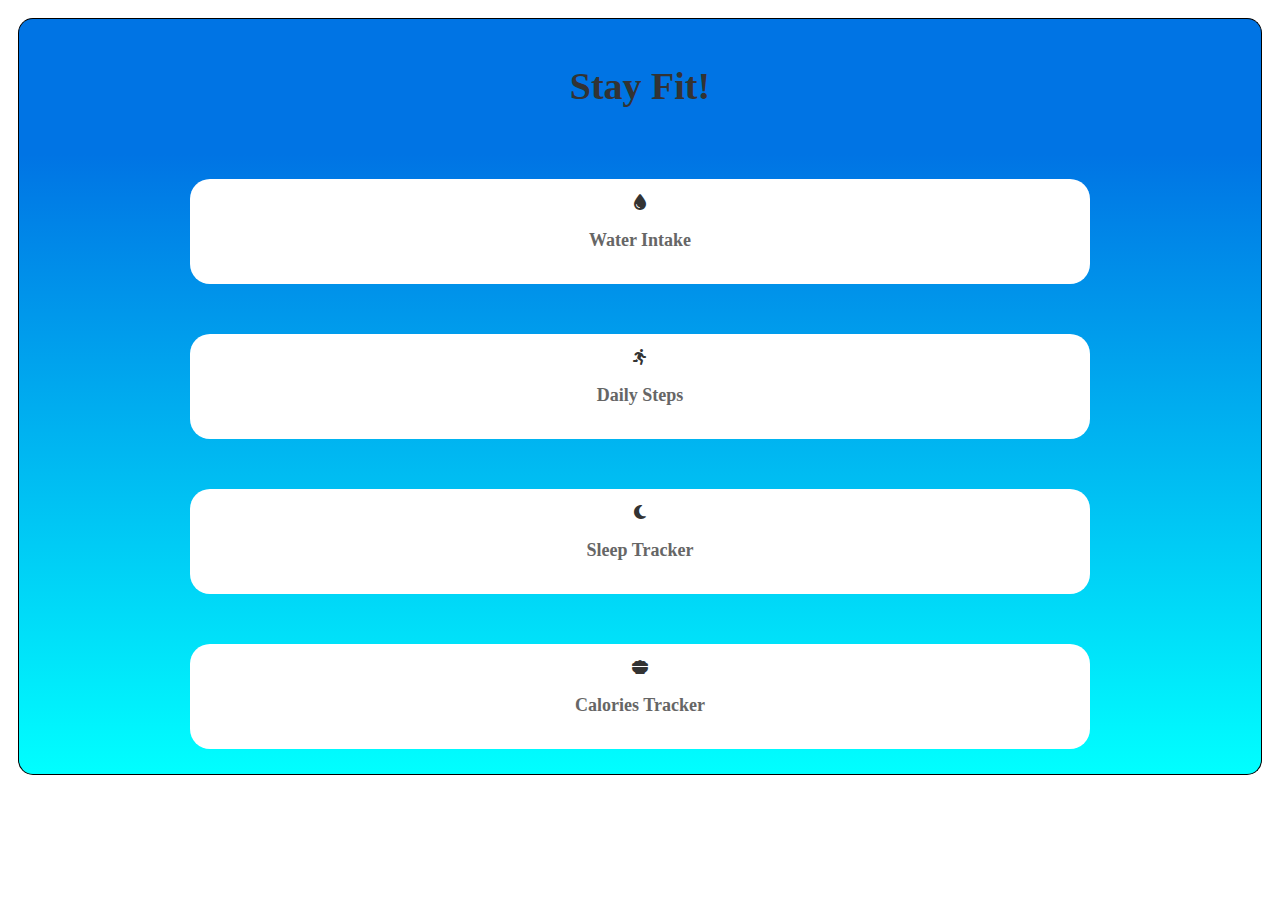
<file: index.html>
<!DOCTYPE html>
<html lang="en">
<head>
    <meta charset="UTF-8">
    <meta name="viewport" content="width=device-width, initial-scale=1.0">
    <link rel="stylesheet" href="https://cdnjs.cloudflare.com/ajax/libs/font-awesome/6.3.0/css/all.min.css">
    <title>Health and Fitness Tracker App</title>
    <link href = styles.css rel = "stylesheet">
</head>
<body>
    <div class="header">
        <h1>Stay Fit!</h1>
    </div>
    <div class="border">
        <a href=waterintake.html>
            <div class="categories water">
                <i class="fas fa-tint"></i>
                <h3>Water Intake</h5>
            </div>
        </a>
        <a href="stepstracker.html">
            <div class="categories steps">
                <i class="fa-solid fa-person-running"></i>
                <h3>Daily Steps</h5>
            </div>
        </a>
        <a href="sleep.html">
            <div class="categories">
                <i class="fa-solid fa-moon"></i>
                <h3>Sleep Tracker</h5>
            </div>
        </a>    
        <a href="calorie.html">
            <div class="categories calories">
                <i class="fa-solid fa-bowl-food"></i>
                <h3>Calories Tracker</h5>
            </div>
        </a>
    </div>
</body>
</html>
</file>
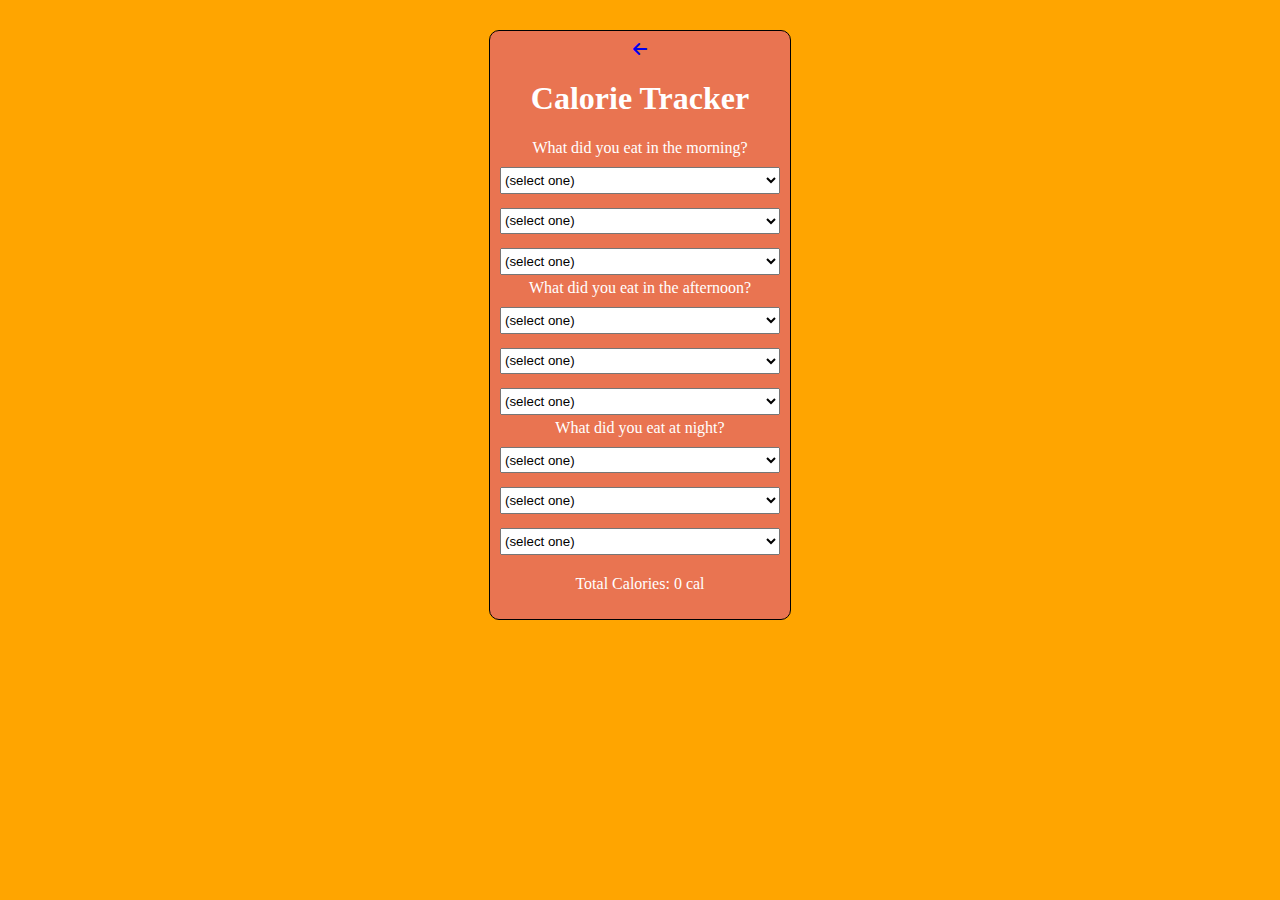
<file: calorie.html>
<!DOCTYPE html>
<html lang="en">
<head>
    <meta charset="UTF-8">
    <meta name="viewport" content="width=device-width, initial-scale=1.0">
    <link rel="stylesheet" href="https://cdnjs.cloudflare.com/ajax/libs/font-awesome/6.3.0/css/all.min.css">
    <link rel="stylesheet" href="calorie.css">
    <title>Document</title>
</head>
<body>
    <div class="contain">
        <div class = "card">
            <a href="index.html"><i class="fas fa-arrow-left"></i></a>
            <h1>Calorie Tracker</h1>
            <section class="breakfast">
            <label for="morning">What did you eat in the morning?
                <select class="choices" id="morningfood1">
                    <option value="">(select one)</option>
                    <option value="1" data-calories="160">Eggs (100 grams) 160 cal</option>
                    <option value="2" data-calories="130">White Rice (100 grams) 130 cal</option>
                    <option value="3" data-calories="52">Apple (100 grams) 52 cal</option>
                    <option value="4" data-calories="89">Banana (100 grams) 89 cal</option>
                    <option value="5" data-calories="165">Chicken Breast (100 grams) 165 cal</option>
                    <option value="6" data-calories="206">Salmon (100 grams) 206 cal</option>
                    <option value="7" data-calories="56">Broccoli (100 grams) 56 cal</option>
                    <option value="8" data-calories="42">Carrot (100 grams) 42 cal</option>
                    <option value="9" data-calories="354">Pizza (1 slice) 354 cal</option>
                    <option value="10" data-calories="101">Spinach (100 grams) 101 cal</option>
                </select>
                <select class="choices" id="morningfood2">
                    <option value="">(select one)</option>
                    <option value="">(select one)</option>
                    <option value="1" data-calories="160">Eggs (100 grams) 160 cal</option>
                    <option value="2" data-calories="130">White Rice (100 grams) 130 cal</option>
                    <option value="3" data-calories="52">Apple (100 grams) 52 cal</option>
                    <option value="4" data-calories="89">Banana (100 grams) 89 cal</option>
                    <option value="5" data-calories="165">Chicken Breast (100 grams) 165 cal</option>
                    <option value="6" data-calories="206">Salmon (100 grams) 206 cal</option>
                    <option value="7" data-calories="56">Broccoli (100 grams) 56 cal</option>
                    <option value="8" data-calories="42">Carrot (100 grams) 42 cal</option>
                    <option value="9" data-calories="354">Pizza (1 slice) 354 cal</option>
                    <option value="10" data-calories="101">Spinach (100 grams) 101 cal</option>
                </select>
                <select class="choices" id="morningfood3">
                    <option value="">(select one)</option>
                    <option value="1" data-calories="160">Eggs (100 grams) 160 cal</option>
                    <option value="2" data-calories="130">White Rice (100 grams) 130 cal</option>
                    <option value="3" data-calories="52">Apple (100 grams) 52 cal</option>
                    <option value="4" data-calories="89">Banana (100 grams) 89 cal</option>
                    <option value="5" data-calories="165">Chicken Breast (100 grams) 165 cal</option>
                    <option value="6" data-calories="206">Salmon (100 grams) 206 cal</option>
                    <option value="7" data-calories="56">Broccoli (100 grams) 56 cal</option>
                    <option value="8" data-calories="42">Carrot (100 grams) 42 cal</option>
                    <option value="9" data-calories="354">Pizza (1 slice) 354 cal</option>
                    <option value="10" data-calories="101">Spinach (100 grams) 101 cal</option>
                </select>
        </section>
        <section class = "lunch">
            <label for="afternoon">What did you eat in the afternoon?
                <select class="choices" id="lunchfood1">
                    <option value="">(select one)</option>
                    <option value="1" data-calories="160">Eggs (100 grams) 160 cal</option>
                    <option value="2" data-calories="130">White Rice (100 grams) 130 cal</option>
                    <option value="3" data-calories="52">Apple (100 grams) 52 cal</option>
                    <option value="4" data-calories="89">Banana (100 grams) 89 cal</option>
                    <option value="5" data-calories="165">Chicken Breast (100 grams) 165 cal</option>
                    <option value="6" data-calories="206">Salmon (100 grams) 206 cal</option>
                    <option value="7" data-calories="56">Broccoli (100 grams) 56 cal</option>
                    <option value="8" data-calories="42">Carrot (100 grams) 42 cal</option>
                    <option value="9" data-calories="354">Pizza (1 slice) 354 cal</option>
                    <option value="10" data-calories="101">Spinach (100 grams) 101 cal</option>
                </select>
                <select class="choices" id="lunchfood2">
                    <option value="">(select one)</option>
                    <option value="1" data-calories="160">Eggs (100 grams) 160 cal</option>
                    <option value="2" data-calories="130">White Rice (100 grams) 130 cal</option>
                    <option value="3" data-calories="52">Apple (100 grams) 52 cal</option>
                    <option value="4" data-calories="89">Banana (100 grams) 89 cal</option>
                    <option value="5" data-calories="165">Chicken Breast (100 grams) 165 cal</option>
                    <option value="6" data-calories="206">Salmon (100 grams) 206 cal</option>
                    <option value="7" data-calories="56">Broccoli (100 grams) 56 cal</option>
                    <option value="8" data-calories="42">Carrot (100 grams) 42 cal</option>
                    <option value="9" data-calories="354">Pizza (1 slice) 354 cal</option>
                    <option value="10" data-calories="101">Spinach (100 grams) 101 cal</option>
                </select>
                <select class="choices" id="lunchfood3">
                    <option value="">(select one)</option>
                    <option value="1" data-calories="160">Eggs (100 grams) 160 cal</option>
                    <option value="2" data-calories="130">White Rice (100 grams) 130 cal</option>
                    <option value="3" data-calories="52">Apple (100 grams) 52 cal</option>
                    <option value="4" data-calories="89">Banana (100 grams) 89 cal</option>
                    <option value="5" data-calories="165">Chicken Breast (100 grams) 165 cal</option>
                    <option value="6" data-calories="206">Salmon (100 grams) 206 cal</option>
                    <option value="7" data-calories="56">Broccoli (100 grams) 56 cal</option>
                    <option value="8" data-calories="42">Carrot (100 grams) 42 cal</option>
                    <option value="9" data-calories="354">Pizza (1 slice) 354 cal</option>
                    <option value="10" data-calories="101">Spinach (100 grams) 101 cal</option>
                </select>
        </section>
        <section class="dinner">
            <label for="night">What did you eat at night?
                <select class="choices" id="dinnerfood1">
                    <option value="">(select one)</option>
                    <option value="1" data-calories="160">Eggs (100 grams) 160 cal</option>
                    <option value="2" data-calories="130">White Rice (100 grams) 130 cal</option>
                    <option value="3" data-calories="52">Apple (100 grams) 52 cal</option>
                    <option value="4" data-calories="89">Banana (100 grams) 89 cal</option>
                    <option value="5" data-calories="165">Chicken Breast (100 grams) 165 cal</option>
                    <option value="6" data-calories="206">Salmon (100 grams) 206 cal</option>
                    <option value="7" data-calories="56">Broccoli (100 grams) 56 cal</option>
                    <option value="8" data-calories="42">Carrot (100 grams) 42 cal</option>
                    <option value="9" data-calories="354">Pizza (1 slice) 354 cal</option>
                    <option value="10" data-calories="101">Spinach (100 grams) 101 cal</option>
                </select>
                <select class="choices" id="dinnerfood2">
                    <option value="">(select one)</option>
                    <option value="1" data-calories="160">Eggs (100 grams) 160 cal</option>
                    <option value="2" data-calories="130">White Rice (100 grams) 130 cal</option>
                    <option value="3" data-calories="52">Apple (100 grams) 52 cal</option>
                    <option value="4" data-calories="89">Banana (100 grams) 89 cal</option>
                    <option value="5" data-calories="165">Chicken Breast (100 grams) 165 cal</option>
                    <option value="6" data-calories="206">Salmon (100 grams) 206 cal</option>
                    <option value="7" data-calories="56">Broccoli (100 grams) 56 cal</option>
                    <option value="8" data-calories="42">Carrot (100 grams) 42 cal</option>
                    <option value="9" data-calories="354">Pizza (1 slice) 354 cal</option>
                    <option value="10" data-calories="101">Spinach (100 grams) 101 cal</option>
                </select>
                <select class="choices" id="dinnerfood3">
                    <option value="">(select one)</option>
                    <option value="1" data-calories="160">Eggs (100 grams) 160 cal</option>
                    <option value="2" data-calories="130">White Rice (100 grams) 130 cal</option>
                    <option value="3" data-calories="52">Apple (100 grams) 52 cal</option>
                    <option value="4" data-calories="89">Banana (100 grams) 89 cal</option>
                    <option value="5" data-calories="165">Chicken Breast (100 grams) 165 cal</option>
                    <option value="6" data-calories="206">Salmon (100 grams) 206 cal</option>
                    <option value="7" data-calories="56">Broccoli (100 grams) 56 cal</option>
                    <option value="8" data-calories="42">Carrot (100 grams) 42 cal</option>
                    <option value="9" data-calories="354">Pizza (1 slice) 354 cal</option>
                    <option value="10" data-calories="101">Spinach (100 grams) 101 cal</option>
                </select>
            <p>Total Calories: <span id="totalcalories">0</span> cal</p>
        </section>
        </div>
    </div>
    <script src="calorie.js"></script>
</body>
</html>
</file>
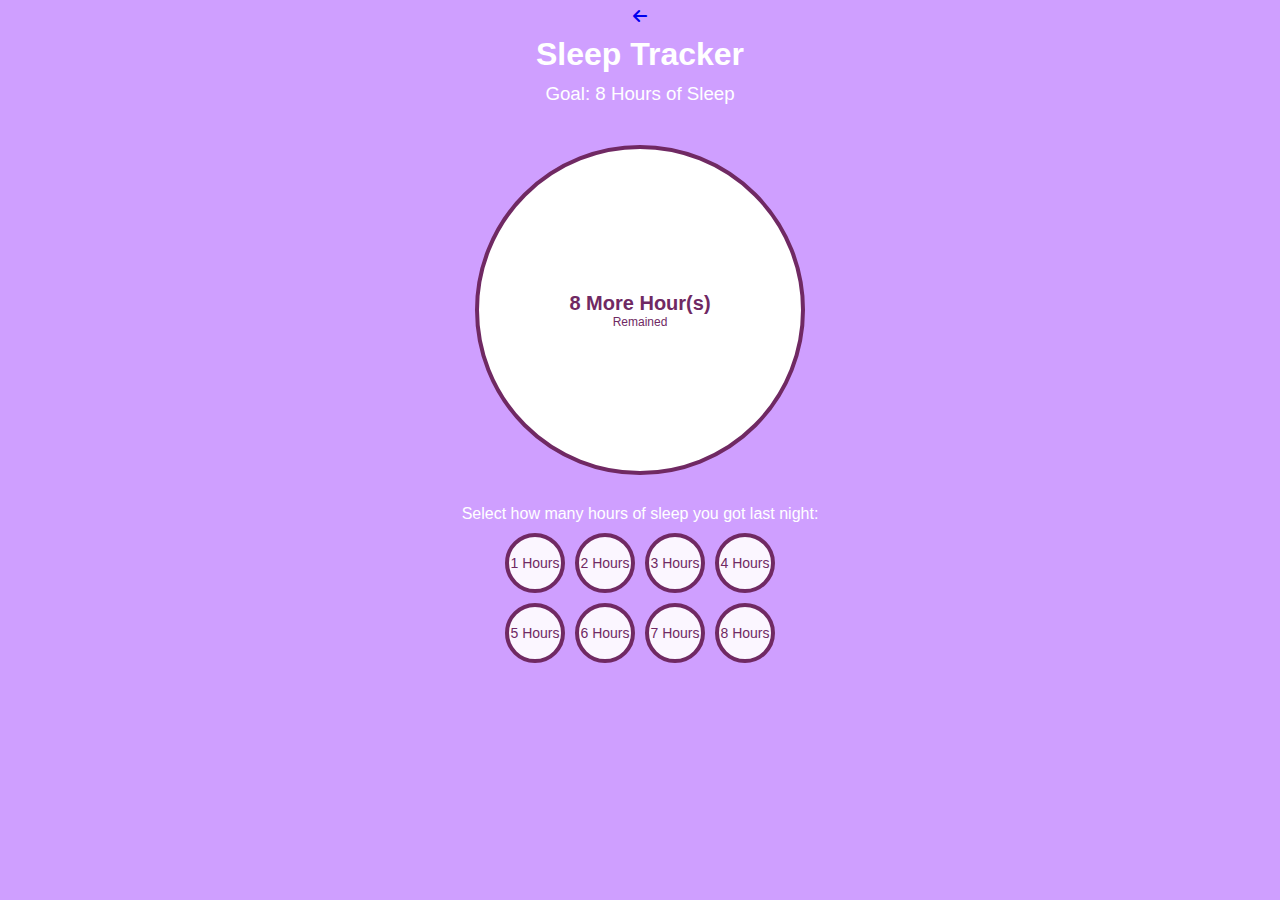
<file: sleep.html>
<!DOCTYPE html>
<html lang="en">
<head>
    <meta charset="UTF-8">
    <meta name="viewport" content="width=device-width, initial-scale=1.0">
    <link rel="stylesheet" href="https://cdnjs.cloudflare.com/ajax/libs/font-awesome/6.3.0/css/all.min.css">
    <link href=sleep.css rel = "stylesheet">
    <title>Document</title>
</head>

<body>
    <a href="index.html"><i class="fas fa-arrow-left"></i></a>
    <h1>Sleep Tracker</h1>
    <h3>Goal: 8 Hours of Sleep</h3>

    <div class="moon">
        <div class="remained" id="remained">
            <span id="Hours"></span>
            <small>Remained</small>
        </div>

        <div class="percentage" id="percentage">
        </div>


    </div>
    <p class="text">Select how many hours of sleep you got last night:</p>

    <div class="moons">
        <div class="moon moon-small">1 Hours</div>
        <div class="moon moon-small">2 Hours</div>
        <div class="moon moon-small">3 Hours</div>
        <div class="moon moon-small">4 Hours</div>
        <div class="moon moon-small">5 Hours</div>
        <div class="moon moon-small">6 Hours</div>
        <div class="moon moon-small">7 Hours</div>
        <div class="moon moon-small">8 Hours</div> 
    </div>

    <script src=sleep.js></script>
</body>
</html>
</file>
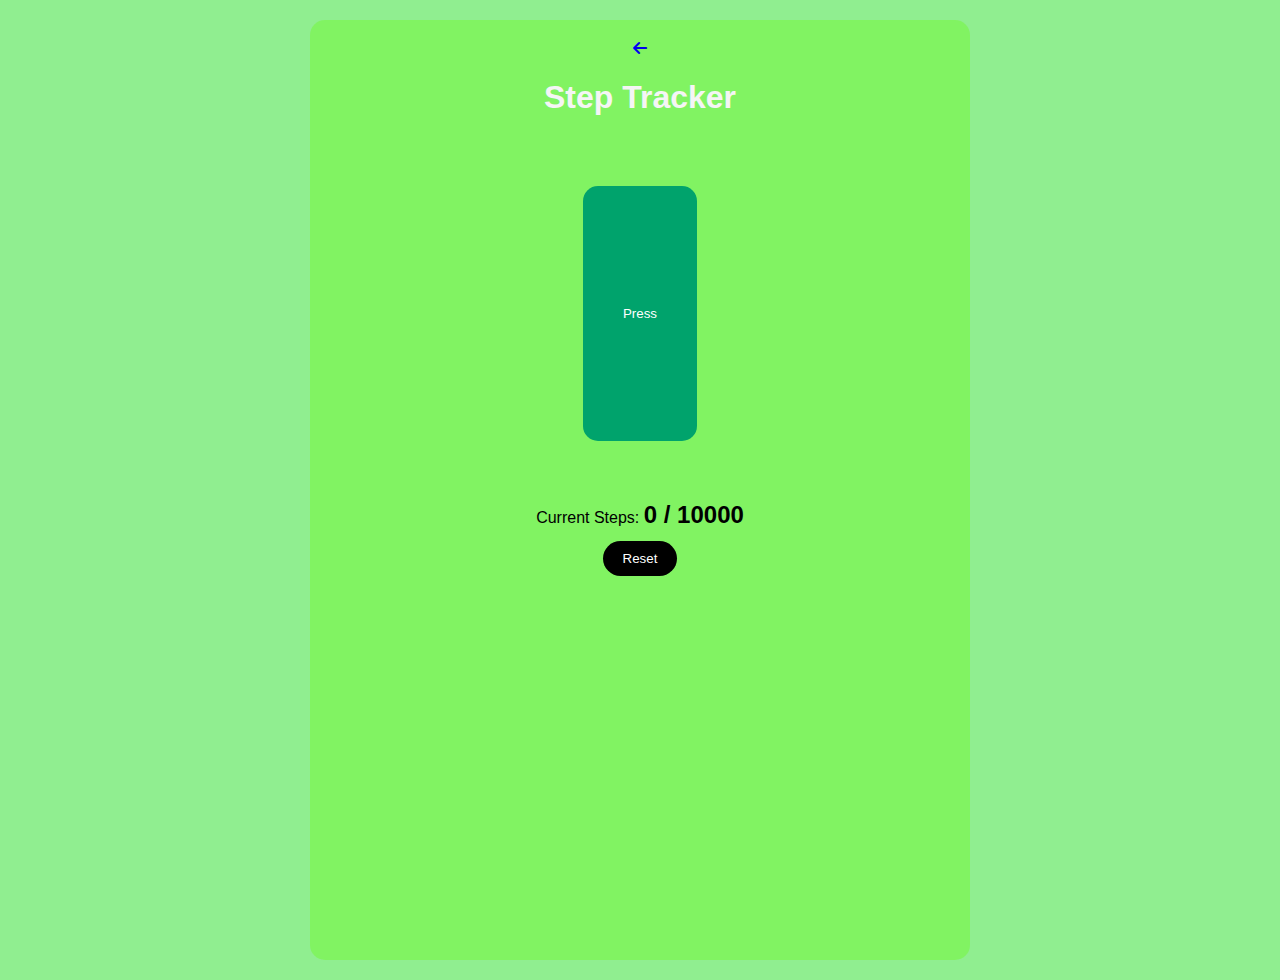
<file: stepstracker.html>
<!DOCTYPE html>
<html lang="en">
<head>
    <meta charset="UTF-8">
    <meta name="viewport" content="width=device-width, initial-scale=1.0">
    <link rel="stylesheet" href="https://cdnjs.cloudflare.com/ajax/libs/font-awesome/6.3.0/css/all.min.css">
    <link rel="stylesheet" href="steps.css">
    <title>Document</title>
</head>
<body>
    <div class="contain">
        <div class = "card">
            <a href="index.html"><i class="fas fa-arrow-left"></i></a>
            <h1>Step Tracker</h1>
                <button id="Press">Press</button>
                <p>Current Steps: <span id="step-count">0 / 10000</span></p>
                <button id="reset">Reset</button>
                <script src="steps.js"></script>
        </div>
    </div>
</body>
</html>
</file>
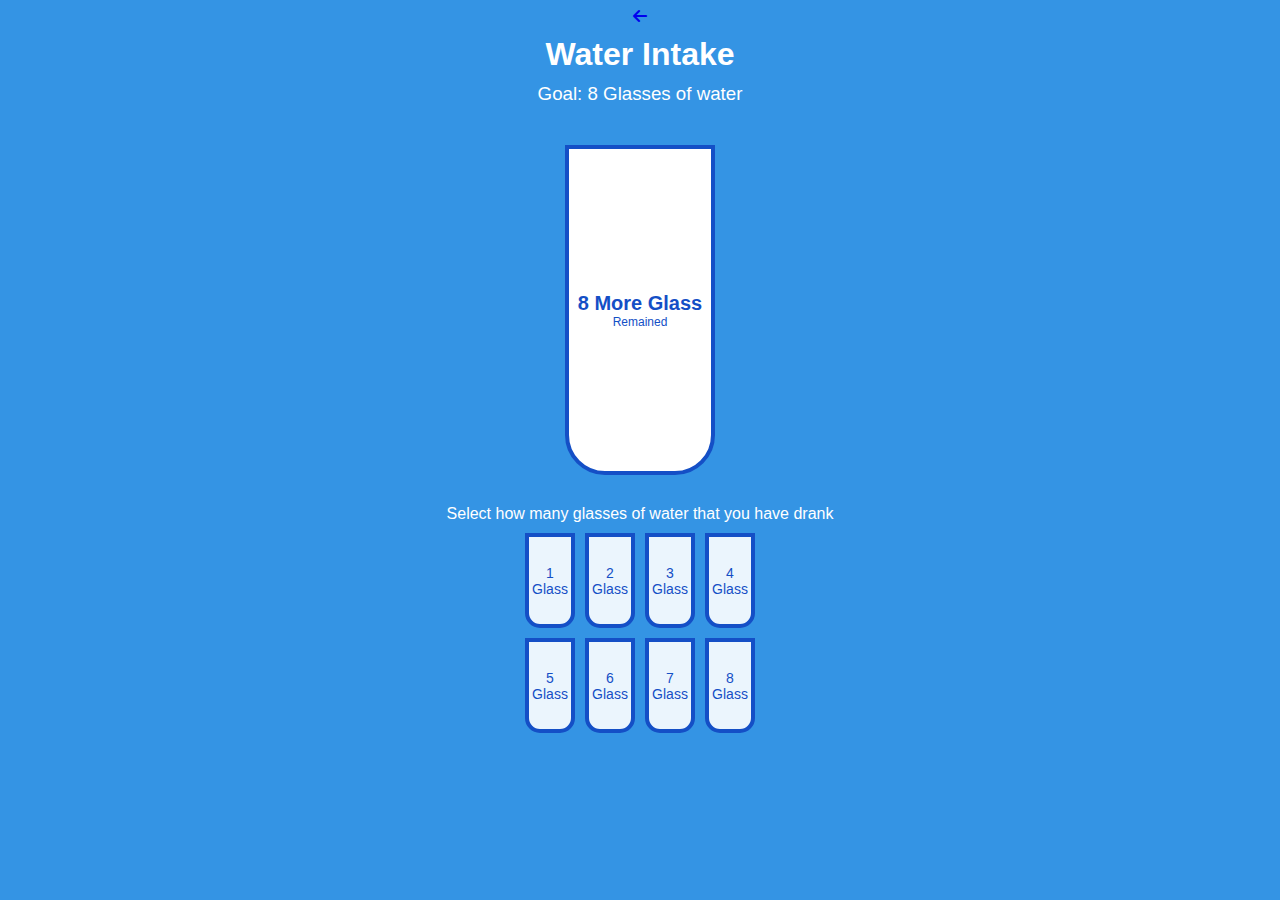
<file: waterintake.html>
<!DOCTYPE html>
<html lang="en">
<head>
    <meta charset="UTF-8">
    <meta name="viewport" content="width=device-width, initial-scale=1.0">
    <link rel="stylesheet" href="https://cdnjs.cloudflare.com/ajax/libs/font-awesome/6.3.0/css/all.min.css">
    <link href=styleswater.css rel = "stylesheet">
    <title>Document</title>
</head>

<body>
    <a href="index.html"><i class="fas fa-arrow-left"></i></a>
    <h1>Water Intake</h1>
    <h3>Goal: 8 Glasses of water</h3>

    <div class="glass">
        <div class="remained" id="remained">
            <span id="liters"></span>
            <small>Remained</small>
        </div>

        <div class="percentage" id="percentage">
        </div>


    </div>
    <p class="text">Select how many glasses of water that you have drank</p>

    <div class="glasses">
        <div class="glass glass-small">1 Glass</div>
        <div class="glass glass-small">2 Glass</div>
        <div class="glass glass-small">3 Glass</div>
        <div class="glass glass-small">4 Glass</div>
        <div class="glass glass-small">5 Glass</div>
        <div class="glass glass-small">6 Glass</div>
        <div class="glass glass-small">7 Glass</div>
        <div class="glass glass-small">8 Glass</div> 
    </div>

    <script src=water.js></script>
</body>
</html>
</file>
<file: calorie.css>
body {
    background-color: orange;
    text-align: center;
}
.card {
    max-width: 280px;
    text-align: center;
    margin: 30px auto;
    border: 1px solid black;
    border-radius: 10px;
    padding: 10px;
    background-color: #E97451;
    color:white;
}
select {
    margin: 10px 0 0 0;
    width: 100%;
    min-height: 2em;
}
.choices {
    margin-bottom: 4px;
}
label {
    margin-bottom: 10px;
}
</file>
<file: steps.css>
body {
    font-family: Verdana, Geneva, Tahoma, sans-serif;
    text-align: center;
    margin: 20px;
    background-color:#90EE90
}

h1 {
    color: whitesmoke;
    margin-bottom: 70px;
}
.contain {
    display: flex;
    align-items: center;
    justify-content: center;
    height: 80%;
}
.card {
    background-color: rgba(129, 243, 97, 0.977);        
    width: 50%;     
    padding: 20px;  
    height: 100vh;
    border-radius: 15px;
}

p {
    margin: 0;  
}
#Press {
    background-color: #00A36C;
    color: white;
    padding: 120px 40px;
    margin: 0; 
    border: none;
    cursor: pointer;
    margin-bottom:60px;
    border-radius: 15px;
}
#reset {
    background-color: black;
    color: white;
    padding: 10px 20px;
    margin: 0; 
    border: none;
    cursor: pointer;
    border-radius: 50px;
    transition: .4s;
    font-weight: 100;
    margin-top: 12px;
}
#reset:hover {
    background-color: transparent;
    border: 3px solid #00A36C;
    color:black;
}

#step-count {
    font-size: 24px;
    font-weight: bold;
}
</file>
